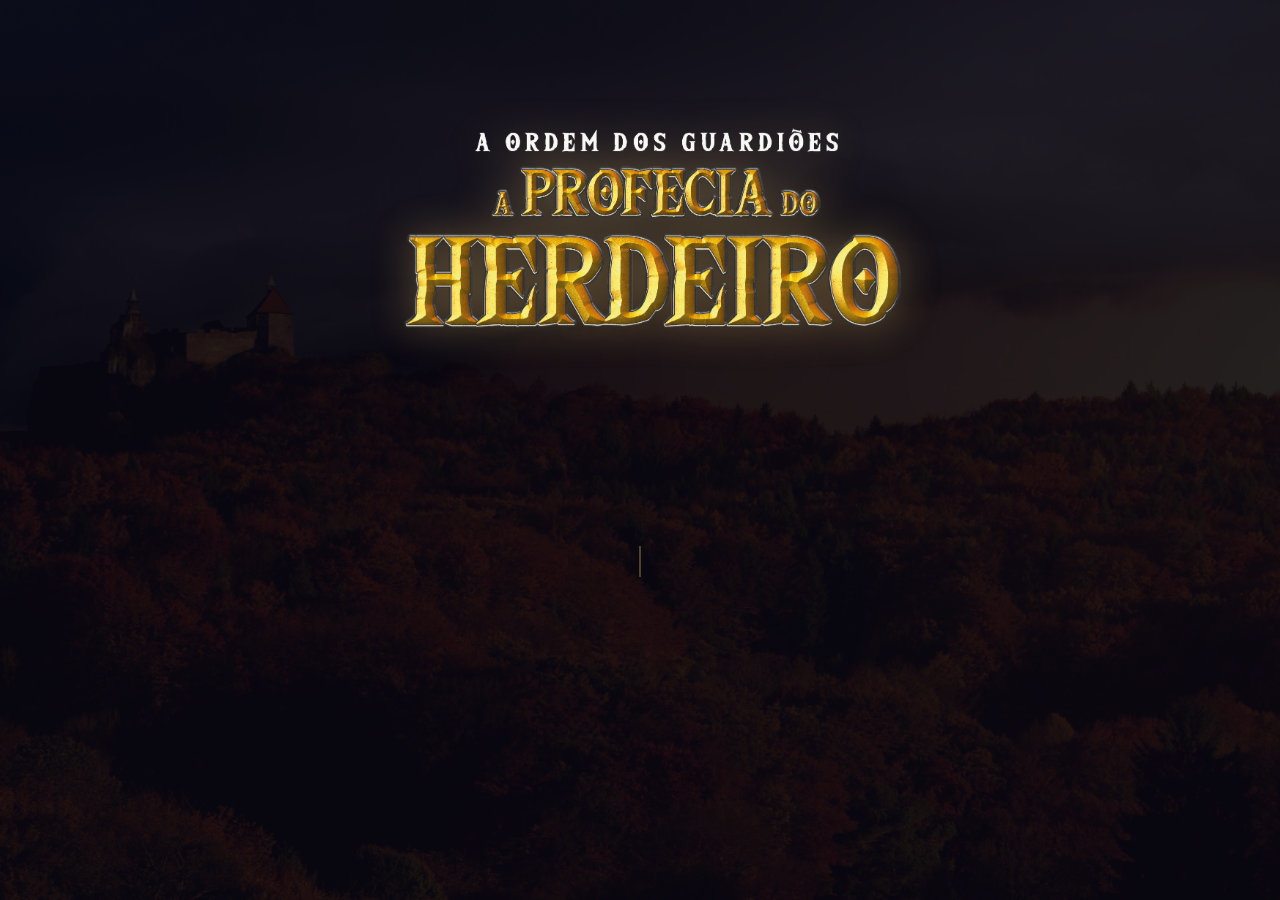
<file: index.html>
<!doctype html>
<html lang="pt-BR">
  <head>
    <meta charset="UTF-8" />
    <meta name="viewport" content="width=device-width, initial-scale=1.0" />
    <title>A Profecia do Herdeiro</title>
    <link rel="stylesheet" href="style.css" />
    <link rel="stylesheet" href="typewriter.css" />
    <link rel="preconnect" href="https://fonts.googleapis.com" />
    <link rel="preconnect" href="https://fonts.gstatic.com" crossorigin />
    <link rel="icon" href="/assets/icons/prophecy.png" />
    <link
      href="https://fonts.googleapis.com/css2?family=Cinzel:wght@400;500;600;700&family=Merienda:wght@400;500;600;700&display=swap"
      rel="stylesheet"
    />
    <script src="https://cdnjs.cloudflare.com/ajax/libs/gsap/3.12.2/gsap.min.js"></script>
  </head>

  <body>
    <div class="background-image"></div>
    <div class="overlay"></div>
    <main class="portal-home">
      <div class="logo-container">
        <img
          src="assets/images/logo-herdeiro.png"
          alt="A Ordem dos Guardiões - A Profecia do Herdeiro"
          class="main-logo"
        />
      </div>

      <div class="quote-section">
        <blockquote class="quote-text">
          <div class="quote-container">
            <div class="typewriter-container">
              <p class="typewriter-line" id="quote-display"></p>
            </div>
          </div>
        </blockquote>
      </div>

      <div class="cta-section">
        <a href="pages/book/book.html" class="portal-cta" id="enter-portal">
          <span class="cta-label">Cruze o limiar</span>
          <img src="assets/icons/cta-arrow.png" alt="Book" class="cta-arrow" />
        </a>

        <nav class="portal-nav">
          <a
            href="pages/explorar/explorar.html"
            class="nav-item"
            data-target="explorar"
          >
            <img
              src="assets/icons/explore.png"
              alt="Explorar"
              class="nav-icon"
            />
            <span class="nav-label">Explore</span>
          </a>

          <a
            href="pages/arquivo/archive.html"
            class="nav-item"
            data-target="arquivo"
          >
            <img
              src="assets/icons/archive.png"
              alt="Arquivo"
              class="nav-icon"
            />
            <span class="nav-label">Arquivo</span>
          </a>

          <a
            href="pages/prophecies/oracle.html"
            class="nav-item"
            data-target="profecia"
          >
            <img
              src="assets/icons/prophecy.png"
              alt="Profecia"
              class="nav-icon"
            />
            <span class="nav-label">Profecias</span>
          </a>

          <a
            href="/pages/initiation/initiation.html"
            class="nav-item"
            data-target="timeline"
          >
            <img
              src="assets/icons/potion.png"
              alt="Iniciação"
              class="nav-icon"
            />
            <span class="nav-label">Iniciação</span>
          </a>
        </nav>
      </div>
    </main>
    <script src="typewriter.js"></script>
    <script src="main.js"></script>
  </body>
</html>
</file>
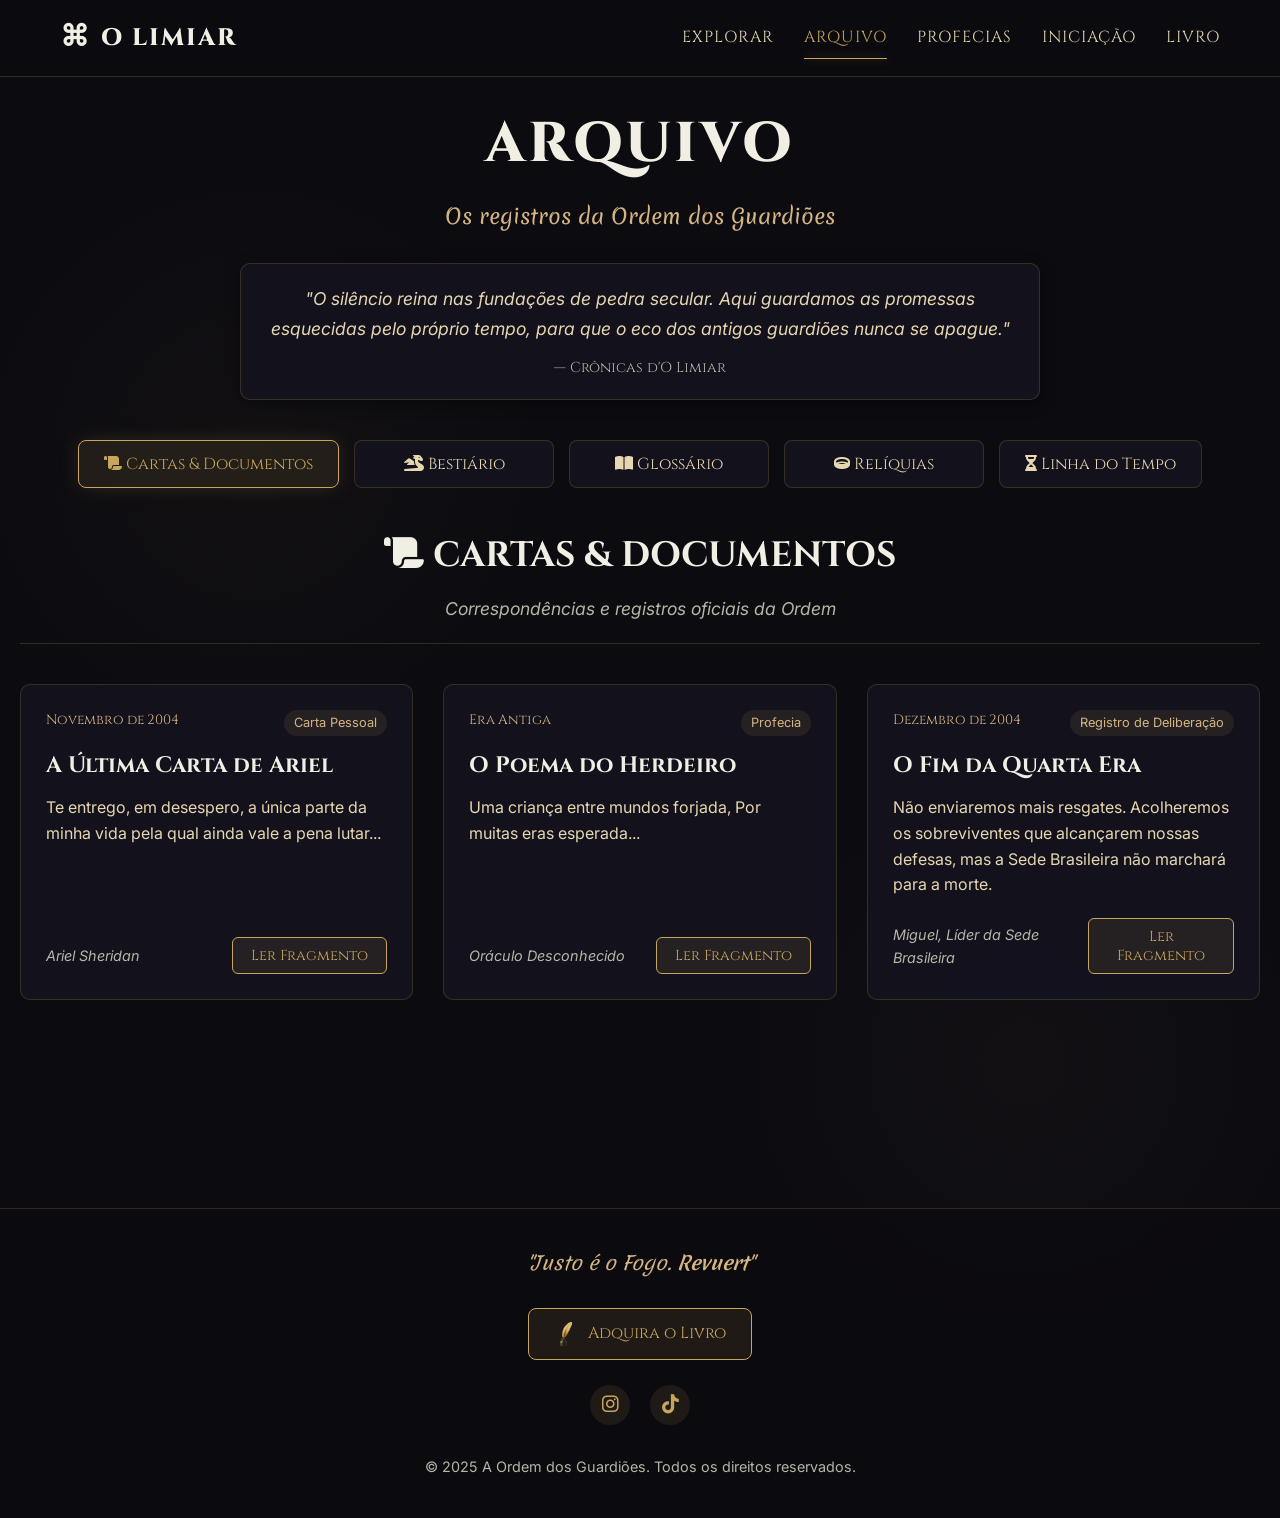
<file: pages/arquivo/archive.html>
<!doctype html>
<html lang="pt-BR">
  <head>
    <meta charset="UTF-8" />
    <meta name="viewport" content="width=device-width, initial-scale=1.0" />
    <title>O Limiar</title>
    <link rel="stylesheet" href="archive.css" />
    <link rel="preconnect" href="https://fonts.googleapis.com" />
    <link rel="preconnect" href="https://fonts.gstatic.com" crossorigin />
    <link rel="icon" href="/assets/icons/prophecy.png" />
    <link
      href="https://fonts.googleapis.com/css2?family=Cinzel:wght@400;600;800&family=Merienda:wght@400;700&family=Inter:wght@300;400;500&family=Crimson+Text:wght@400;600;700&display=swap"
      rel="stylesheet"
    />
    <link
      rel="stylesheet"
      href="https://cdnjs.cloudflare.com/ajax/libs/font-awesome/6.4.0/css/all.min.css"
    />
  </head>

  <body>
    <nav class="global-nav">
      <div class="nav-container">
        <a href="/index.html" class="nav-brand">
          <span class="brand-symbol">⌘</span>
          <span class="brand-text">O LIMIAR</span>
        </a>

        <button class="menu-toggle" id="menuToggle">
          <i class="fas fa-bars"></i>
        </button>

        <div class="nav-menu" id="navMenu">
          <a href="/pages/explorar/explorar.html" class="nav-link">Explorar</a>
          <a href="archive.html" class="nav-link active">Arquivo</a>
          <a href="/pages/prophecies/oracle.html" class="nav-link">Profecias</a>
          <a href="/pages/initiation/initiation.html" class="nav-link"
            >Iniciação</a
          >
          <a href="/pages/book/book.html" class="nav-link">Livro</a>
        </div>
      </div>
    </nav>

    <main class="archive-container">
      <header class="archive-header">
        <div class="header-content">
          <h1 class="page-title">ARQUIVO</h1>
          <p class="page-subtitle">Os registros da Ordem dos Guardiões</p>
          <div class="header-quote">
            <p>
              "O silêncio reina nas fundações de pedra secular. Aqui guardamos
              as promessas esquecidas pelo próprio tempo, para que o eco dos
              antigos guardiões nunca se apague."
            </p>
            <span class="quote-author">— Crônicas d'O Limiar</span>
          </div>
        </div>

        <nav class="archive-nav" id="archiveNavigation"></nav>
      </header>

      <div class="archive-content">
        <div id="archiveSections"></div>
      </div>
    </main>

    <div class="modal-overlay" id="modalOverlay">
      <div class="modal-container">
        <button class="modal-close" id="modalClose">
          <i class="fas fa-times"></i>
        </button>
        <div class="modal-content" id="modalContent"></div>
      </div>
    </div>

    <footer class="global-footer">
      <div class="footer-content">
        <div class="footer-quote">
          <p id="footerQuote">"Justo é o Fogo. <b>Revuert</b>"</p>
        </div>

        <div class="footer-actions">
          <a
            href="https://flyve.com.br/840/a-profecia-do-herdeiro"
            class="footer-cta"
            target="_blank"
            rel="noopener"
          >
            <img src="/assets/icons/cta-arrow.png" alt="Ink" id="ink-icon" />
            <span>Adquira o Livro</span>
          </a>

          <div class="footer-social">
            <a
              href="https://instagram.com/leonanfreitas1"
              class="social-link"
              target="_blank"
              rel="noopener"
            >
              <i class="fab fa-instagram"></i>
            </a>
            <a
              href="https://www.tiktok.com/@leonanfreitas54"
              class="social-link"
              target="_blank"
              rel="noopener"
            >
              <i class="fab fa-tiktok"></i>
            </a>
          </div>
        </div>

        <div class="footer-copyright">
          <p>© 2025 A Ordem dos Guardiões. Todos os direitos reservados.</p>
        </div>
      </div>
    </footer>

    <script src="archive-data.js"></script>
    <script src="archive.js"></script>
  </body>
</html>
</file>
<file: style.css>
:root {
    --bg-dark: #0B0A0F;
    --bg-overlay: rgba(10, 8, 18, 0.85);
    --gold-primary: #C8A55D;
    --gold-secondary: #E6D7B1;
    --gold-glow: rgba(200, 165, 93, 0.3);
    --text-light: #F1EEE4;
    --text-muted: #B8B4A6;
    --border-subtle: rgba(200, 165, 93, 0.2);

    --transition-smooth: 0.6s cubic-bezier(0.33, 1, 0.68, 1);
    --transition-quick: 0.3s ease;
}

* {
    margin: 0;
    padding: 0;
    box-sizing: border-box;
}

a {
    text-decoration: none;
    color: inherit;
}

html,
body {
    height: 100%;
    overflow: hidden;
}

body {
    font-family: 'Cinzel', serif;
    color: var(--text-light);
    position: relative;
    min-height: 100vh;
}

.background-image {
    position: fixed;
    top: 0;
    left: 0;
    width: 100%;
    height: 100%;
    background-image: url('assets/images/background-home.jpg');
    background-size: cover;
    background-position: center;
    background-repeat: no-repeat;
    z-index: 1;
    filter: brightness(0.7) contrast(1.1);
}

.overlay {
    position: fixed;
    top: 0;
    left: 0;
    width: 100%;
    height: 100%;
    background: var(--bg-overlay);
    z-index: 2;
}

.portal-home {
    position: relative;
    z-index: 3;
    height: 100svh;
    display: flex;
    flex-direction: column;
    justify-content: center;
    align-items: center;
    padding: 2rem;
}

.logo-container {
    margin-bottom: 4rem;
    opacity: 0;
    transform: translateY(20px);
}

.main-logo {
    max-width: 90vw;
    width: 600px;
    height: auto;
    filter: drop-shadow(0 0 20px rgba(200, 165, 93, 0.4));
}

.quote-section {
    max-width: 800px;
    padding-bottom: 4rem;
    text-align: center;
    opacity: 0;
}

.quote-text {
    min-height: 100px;
    display: flex;
    align-items: center;
    justify-content: center;
    padding: 0 2rem;
    position: relative;
}

.quote-container {
    display: inline-block;
    text-align: center;
}

.cta-section {
    display: flex;
    flex-direction: column;
    align-items: center;
    gap: 3rem;
    opacity: 0;
}

.portal-cta {
    display: flex;
    align-items: center;
    gap: 1rem;
    padding: 0.5rem 3rem;
    background: transparent;
    border: 1px solid var(--border-subtle);
    color: var(--gold-primary);
    font-family: 'Cinzel', serif;
    font-size: 1.1rem;
    font-weight: 500;
    letter-spacing: 0.15em;
    text-transform: uppercase;
    cursor: pointer;
    position: relative;
    overflow: hidden;
    transition: var(--transition-quick);

    border-top-left-radius: 8px;
    border-top-right-radius: 16px;
    border-bottom-left-radius: 16px;
    border-bottom-right-radius: 8px;

    box-shadow:
        0 4px 20px rgba(0, 0, 0, 0.3),
        0 0 0 1px rgba(200, 165, 93, 0.1) inset,
        0 0 30px rgba(200, 165, 93, 0.1) inset;
}

.portal-cta:hover {
    border-color: var(--gold-primary);
    box-shadow:
        0 6px 25px rgba(200, 165, 93, 0.25),
        0 0 0 1px rgba(200, 165, 93, 0.2) inset,
        0 0 40px rgba(200, 165, 93, 0.15) inset;
    transform: translateY(-2px);
}

.portal-cta::before {
    content: '';
    position: absolute;
    top: 0;
    left: -100%;
    width: 100%;
    height: 100%;
    background: linear-gradient(90deg, transparent, rgba(200, 165, 93, 0.1), transparent);
    transition: var(--transition-smooth);
}

.portal-cta:hover::before {
    left: 100%;
}

.cta-label {
    position: relative;
    z-index: 1;
}

.cta-arrow {
    width: 48px;
    height: 48px;
    transition: transform var(--transition-quick);
}

.portal-cta:hover .cta-arrow {
    transform: translateX(4px);
}

.portal-nav {
    display: flex;
    gap: 2.5rem;
}

.nav-item {
    display: flex;
    flex-direction: column;
    align-items: center;
    gap: 0.5rem;
    text-decoration: none;
    opacity: 0.7;
    transition: var(--transition-quick);
    position: relative;
}

.nav-item:hover {
    opacity: 1;
    transform: translateY(-3px);
}

.nav-item::after {
    content: '';
    position: absolute;
    bottom: -8px;
    left: 50%;
    transform: translateX(-50%);
    width: 0;
    height: 1px;
    background: var(--gold-primary);
    transition: width var(--transition-quick);
}

.nav-item:hover::after {
    width: 100%;
}

.nav-icon {
    width: 48px;
    height: 48px;
    filter: brightness(0) invert(0.8) sepia(1) saturate(5) hue-rotate(0deg);
    transition: var(--transition-quick);
}

.nav-item:hover .nav-icon {
    filter: brightness(1) sepia(0.4) saturate(1.5) hue-rotate(0deg);
}

.nav-label {
    font-size: 0.8rem;
    letter-spacing: 0.1em;
    color: var(--text-muted);
    transition: var(--transition-quick);
}

.nav-item:hover .nav-label {
    color: var(--gold-secondary);
}

@media (max-width: 768px) {
    .portal-home {
        padding: 1.5rem;
        justify-content: space-evenly;
    }

    .logo-container {
        margin-bottom: 2rem;
    }

    .main-logo {
        width: 90vw;
        max-width: 400px;
    }

    .quote-text {
        min-height: 90px;
        padding: 0 1.5rem;
    }

    .portal-nav {
        gap: 1.5rem;
    }

    .nav-label {
        font-size: 0.7rem;
    }

    .portal-cta {
        padding: 1rem 2.2rem;
        font-size: 1rem;
    }
}
</file>
<file: typewriter.css>
.typewriter-container {
    position: relative;
    display: inline-block;
    max-width: 800px;
    margin: 0 auto;
    text-align: center;
}

.typewriter-line {
    font-family: 'Merienda', cursive;
    font-size: 1.6rem;
    line-height: 1.5;
    font-weight: 500;
    color: var(--gold-secondary);
    font-style: italic;
    text-align: center;
    letter-spacing: 0.03em;
    text-transform: none;
    white-space: pre-wrap;
    word-wrap: break-word;
    width: fit-content;
    min-width: 20px;
    margin: 0 auto;
    box-sizing: border-box;
}

.typewriter-line::after {
    content: '';
    display: inline-block;
    width: 2px;
    height: 1.2em;
    background-color: var(--gold-primary);
    animation: blinkCursor 0.75s step-end infinite;
    vertical-align: middle;
    margin-left: 2px;
    position: relative;
    top: 1px;
}

@keyframes blinkCursor {

    0%,
    50% {
        opacity: 1;
    }

    51%,
    100% {
        opacity: 0;
    }
}

.typewriter-line:empty::after {
    margin-left: 0;
}

.typewriter-line {
    position: relative;
    display: inline-block;
}

@media (max-width: 768px) {
    .typewriter-line {
        font-size: 1.3rem;
        line-height: 1.4;
    }

    .typewriter-line::after {
        height: 1.1em;
    }
}
</file>
<file: pages/arquivo/archive.css>
* {
    margin: 0;
    padding: 0;
    box-sizing: border-box;
}

:root {
    --card-bg: rgba(20, 18, 30, 0.95);
    --card-border: rgba(200, 165, 93, 0.2);
    --card-hover: rgba(200, 165, 93, 0.1);
    --text-title: #F1EEE4;
    --text-body: #E6D7B1;
    --text-muted: #B8B4A6;
    --gold-primary: #C8A55D;
    --gold-secondary: #D4B483;
    --shadow-glow: 0 0 20px rgba(200, 165, 93, 0.15);
    --shadow-soft: 0 4px 15px rgba(0, 0, 0, 0.4);
    --transition-quick: 0.3s ease;
    --transition-slow: 0.6s ease;
    --bg-primary: #0c0b10;
    --bg-secondary: #14121e;
}

body {
    font-family: 'Inter', sans-serif;
    background-color: var(--bg-primary);
    color: var(--text-body);
    line-height: 1.6;
    min-height: 100vh;
    background-image:
        radial-gradient(circle at 20% 30%, rgba(200, 165, 93, 0.03) 0%, transparent 20%),
        radial-gradient(circle at 80% 70%, rgba(212, 180, 131, 0.03) 0%, transparent 20%);
    overflow-x: hidden;
}

/* Navegação global */
.global-nav {
    position: fixed;
    top: 0;
    width: 100%;
    z-index: 100;
    padding: 15px 0;
    background: rgba(12, 11, 16, 0.85);
    backdrop-filter: blur(10px);
    border-bottom: 1px solid var(--card-border);
}

.nav-container {
    max-width: 1200px;
    margin: 0 auto;
    padding: 0 20px;
    display: flex;
    justify-content: space-between;
    align-items: center;
}

.nav-brand {
    display: flex;
    align-items: center;
    text-decoration: none;
    color: var(--text-title);
    font-family: 'Cinzel', serif;
    font-weight: 800;
    font-size: 1.5rem;
    letter-spacing: 2px;
    transition: var(--transition-quick);
}

.nav-brand:hover {
    color: var(--gold-primary);
}

.brand-symbol {
    margin-right: 10px;
    font-size: 1.8rem;
}

/* Menu hamburger para mobile */
.menu-toggle {
    display: none;
    background: none;
    border: none;
    color: var(--gold-primary);
    font-size: 1.5rem;
    cursor: pointer;
    width: 40px;
    height: 40px;
    border-radius: 50%;
    align-items: center;
    justify-content: center;
    transition: var(--transition-quick);
}

.menu-toggle:hover {
    background: rgba(200, 165, 93, 0.1);
}

.nav-menu {
    display: flex;
    gap: 30px;
    align-items: center;
}

.nav-link {
    font-family: 'Cinzel', serif;
    font-size: 1rem;
    color: var(--text-body);
    text-decoration: none;
    padding: 8px 0;
    position: relative;
    transition: var(--transition-quick);
    text-transform: uppercase;
    letter-spacing: 1px;
}

.nav-link:hover {
    color: var(--gold-primary);
}

.nav-link.active {
    color: var(--gold-primary);
}

.nav-link.active::after {
    content: '';
    position: absolute;
    bottom: 0;
    left: 0;
    width: 100%;
    height: 1px;
    background: var(--gold-primary);
    box-shadow: 0 0 10px rgba(200, 165, 93, 0.5);
}

/* Responsividade da navegação */
@media (max-width: 992px) {
    .menu-toggle {
        display: flex;
    }

    .nav-menu {
        position: fixed;
        top: 70px;
        left: 0;
        right: 0;
        background: rgba(12, 11, 16, 0.98);
        backdrop-filter: blur(10px);
        flex-direction: column;
        padding: 20px;
        gap: 15px;
        border-bottom: 1px solid var(--card-border);
        display: none;
        z-index: 1000;
    }

    .nav-menu.active {
        display: flex;
        animation: fadeIn 0.3s ease;
    }

    .nav-link {
        width: 100%;
        text-align: center;
        padding: 12px;
        border-radius: 6px;
    }

    .nav-link:hover {
        background: rgba(200, 165, 93, 0.05);
    }
}

/* Container principal */
.archive-container {
    max-width: 1400px;
    margin: 100px auto 50px;
    padding: 0 20px;
}

/* Cabeçalho */
.archive-header {
    text-align: center;
    margin-bottom: 40px;
}

.header-content {
    margin-bottom: 40px;
}

.page-title {
    font-family: 'Cinzel', serif;
    font-size: 3.5rem;
    font-weight: 800;
    color: var(--text-title);
    margin-bottom: 10px;
    letter-spacing: 3px;
    text-transform: uppercase;
}

.page-subtitle {
    font-family: 'Merienda', cursive;
    font-size: 1.3rem;
    color: var(--gold-secondary);
    margin-bottom: 25px;
}

.header-quote {
    max-width: 800px;
    margin: 30px auto 0;
    padding: 20px;
    background: var(--card-bg);
    border: 1px solid var(--card-border);
    border-radius: 10px;
    box-shadow: var(--shadow-soft);
}

.header-quote p {
    font-size: 1.1rem;
    line-height: 1.7;
    font-style: italic;
    margin-bottom: 10px;
    color: var(--text-body);
}

.quote-author {
    color: var(--text-muted);
    font-size: 0.9rem;
    font-family: 'Cinzel', serif;
}

/* Navegação do arquivo */
.archive-nav {
    display: flex;
    justify-content: center;
    flex-wrap: wrap;
    gap: 15px;
    margin-top: 30px;
    padding: 0 20px;
}

.archive-nav-btn {
    padding: 12px 25px;
    background: var(--card-bg);
    border: 1px solid var(--card-border);
    border-radius: 8px;
    color: var(--text-body);
    font-family: 'Cinzel', serif;
    font-size: 1rem;
    cursor: pointer;
    transition: var(--transition-quick);
    min-width: 200px;
    text-align: center;
}

.archive-nav-btn:hover {
    background: var(--card-hover);
    border-color: rgba(200, 165, 93, 0.4);
    transform: translateY(-2px);
}

.archive-nav-btn.active {
    background: rgba(200, 165, 93, 0.1);
    border-color: var(--gold-primary);
    color: var(--gold-primary);
    box-shadow: var(--shadow-glow);
}

/* Conteúdo das seções */
.archive-content {
    position: relative;
    min-height: 600px;
}

.archive-section {
    display: none;
    animation: fadeIn 0.8s ease;
}

.archive-section.active {
    display: block;
}

@keyframes fadeIn {
    from {
        opacity: 0;
        transform: translateY(10px);
    }

    to {
        opacity: 1;
        transform: translateY(0);
    }
}

/* Cabeçalho da seção */
.section-header {
    text-align: center;
    margin-bottom: 40px;
    padding-bottom: 20px;
    border-bottom: 1px solid var(--card-border);
}

.section-header h2 {
    font-family: 'Cinzel', serif;
    font-size: 2.2rem;
    color: var(--text-title);
    margin-bottom: 10px;
}

.section-subtitle {
    color: var(--text-muted);
    font-size: 1.1rem;
    font-style: italic;
}

/* Grid de documentos */
.documents-grid {
    display: grid;
    grid-template-columns: repeat(auto-fill, minmax(350px, 1fr));
    gap: 30px;
    margin-bottom: 50px;
}

.document-card {
    background: var(--card-bg);
    border: 1px solid var(--card-border);
    border-radius: 10px;
    padding: 25px;
    transition: var(--transition-quick);
    display: flex;
    flex-direction: column;
    height: 100%;
}

.document-card:hover {
    border-color: var(--gold-primary);
    box-shadow: var(--shadow-glow);
    transform: translateY(-5px);
}

.document-header {
    display: flex;
    justify-content: space-between;
    margin-bottom: 15px;
    font-size: 0.85rem;
}

.document-date {
    color: var(--gold-secondary);
    font-family: 'Cinzel', serif;
}

.document-type {
    background: rgba(200, 165, 93, 0.1);
    color: var(--gold-secondary);
    padding: 3px 10px;
    border-radius: 20px;
    font-size: 0.8rem;
}

.document-title {
    font-family: 'Cinzel', serif;
    font-size: 1.4rem;
    color: var(--text-title);
    margin-bottom: 15px;
    line-height: 1.3;
}

.document-excerpt {
    color: var(--text-body);
    margin-bottom: 20px;
    flex-grow: 1;
    line-height: 1.6;
}

.document-footer {
    display: flex;
    justify-content: space-between;
    align-items: center;
    margin-top: auto;
}

.document-author {
    color: var(--text-muted);
    font-size: 0.9rem;
    font-style: italic;
}

.document-view-btn {
    background: rgba(200, 165, 93, 0.1);
    border: 1px solid var(--gold-primary);
    color: var(--gold-primary);
    padding: 8px 18px;
    border-radius: 6px;
    font-family: 'Cinzel', serif;
    font-size: 0.9rem;
    cursor: pointer;
    transition: var(--transition-quick);
}

.document-view-btn:hover {
    background: rgba(200, 165, 93, 0.2);
    transform: scale(1.05);
}

/* Container do bestiário */
.bestiary-container {
    display: flex;
    flex-direction: column;
    gap: 40px;
}

.creature-category {
    margin-bottom: 30px;
}

.category-title {
    font-family: 'Cinzel', serif;
    font-size: 1.8rem;
    color: var(--gold-primary);
    margin-bottom: 10px;
    border-bottom: 1px solid var(--card-border);
    padding-bottom: 10px;
}

.category-desc {
    color: var(--text-muted);
    margin-bottom: 20px;
    font-style: italic;
}

.creature-card {
    display: grid;
    grid-template-columns: 150px 1fr;
    gap: 25px;
    background: var(--card-bg);
    border: 1px solid var(--card-border);
    border-radius: 10px;
    padding: 25px;
    margin-bottom: 20px;
    transition: var(--transition-quick);
}

.creature-card:hover {
    border-color: var(--gold-primary);
    box-shadow: var(--shadow-glow);
}

.creature-image {
    width: 150px;
    height: 150px;
    border-radius: 8px;
    display: flex;
    align-items: center;
    justify-content: center;
    border: 1px solid var(--card-border);
    background: linear-gradient(135deg, #1a1a2e 0%, #16213e 100%);
    overflow: hidden;
}

/* Imagem para símbolos de criaturas */
.creature-symbol {
    width: 100%;
    height: 100%;
    object-fit: contain;
    padding: 20px;
}

.creature-info h4 {
    font-family: 'Cinzel', serif;
    font-size: 1.6rem;
    color: var(--text-title);
    margin-bottom: 15px;
}

.creature-description {
    color: var(--text-body);
    margin-bottom: 20px;
    line-height: 1.6;
}

.creature-details {
    display: grid;
    grid-template-columns: repeat(auto-fit, minmax(200px, 1fr));
    gap: 15px;
    background: rgba(20, 18, 30, 0.7);
    border: 1px solid rgba(200, 165, 93, 0.1);
    border-radius: 8px;
    padding: 15px;
}

.detail {
    display: flex;
    justify-content: space-between;
    align-items: center;
}

.detail-label {
    color: var(--text-muted);
    font-size: 0.9rem;
}

.detail-value {
    color: var(--gold-secondary);
    font-weight: 500;
    font-family: 'Cinzel', serif;
    font-size: 0.95rem;
}

.danger-level {
    display: flex;
    gap: 5px;
}

.danger-dot {
    width: 10px;
    height: 10px;
    border-radius: 50%;
    background: rgba(255, 255, 255, 0.1);
}

.danger-dot.active {
    background: var(--gold-primary);
}

/* Glossário */
.glossary-container {
    display: grid;
    grid-template-columns: repeat(auto-fill, minmax(300px, 1fr));
    gap: 25px;
}

.glossary-term {
    background: var(--card-bg);
    border: 1px solid var(--card-border);
    border-radius: 10px;
    padding: 25px;
    transition: var(--transition-quick);
}

.glossary-term:hover {
    border-color: var(--gold-primary);
    box-shadow: var(--shadow-glow);
    transform: translateY(-3px);
}

.term-header {
    display: flex;
    align-items: center;
    gap: 15px;
    margin-bottom: 15px;
}

/* Imagem para símbolos do glossário */
.term-symbol {
    width: 50px;
    height: 50px;
    min-width: 50px;
    min-height: 50px;
    background: rgba(200, 165, 93, 0.1);
    border-radius: 50%;
    display: flex;
    align-items: center;
    justify-content: center;
    overflow: hidden;
}

.term-symbol-img {
    width: 60%;
    height: 60%;
    object-fit: contain;
}

.term-name {
    font-family: 'Cinzel', serif;
    font-size: 1.4rem;
    color: var(--text-title);
}

.term-origin {
    color: var(--gold-secondary);
    font-size: 0.9rem;
    font-style: italic;
    margin-bottom: 15px;
}

.term-definition {
    color: var(--text-body);
    line-height: 1.6;
    margin-bottom: 15px;
}

.term-usage {
    background: rgba(20, 18, 30, 0.7);
    border-left: 3px solid var(--gold-primary);
    padding: 12px 15px;
    font-style: italic;
    color: var(--text-muted);
    margin-top: 15px;
    font-size: 0.9rem;
}

/* Relíquias */
.relics-grid {
    display: grid;
    grid-template-columns: repeat(auto-fill, minmax(350px, 1fr));
    gap: 30px;
}

.relic-card {
    background: var(--card-bg);
    border: 1px solid var(--card-border);
    border-radius: 10px;
    overflow: hidden;
    transition: var(--transition-quick);
}

.relic-card:hover {
    border-color: var(--gold-primary);
    box-shadow: var(--shadow-glow);
    transform: translateY(-5px);
}

.relic-image {
    height: 200px;
    background: linear-gradient(135deg, #1a1a2e 0%, #16213e 100%);
    display: flex;
    align-items: center;
    justify-content: center;
    border-bottom: 1px solid var(--card-border);
}

.relic-icon {
    font-size: 5rem;
    color: var(--gold-primary);
    opacity: 0.8;
}

.relic-info {
    padding: 25px;
}

.relic-name {
    font-family: 'Cinzel', serif;
    font-size: 1.6rem;
    color: var(--text-title);
    margin-bottom: 10px;
}

.relic-status {
    display: inline-block;
    background: rgba(200, 165, 93, 0.1);
    color: var(--gold-secondary);
    padding: 4px 12px;
    border-radius: 20px;
    font-size: 0.85rem;
    margin-bottom: 15px;
}

.relic-description {
    color: var(--text-body);
    margin-bottom: 20px;
    line-height: 1.6;
}

.relic-powers {
    margin-top: 20px;
}

.power-item {
    display: flex;
    align-items: center;
    gap: 10px;
    margin-bottom: 10px;
    color: var(--text-body);
}

.power-item i {
    color: var(--gold-primary);
    font-size: 0.9rem;
}

/* Linha do tempo */
.timeline-container {
    position: relative;
    max-width: 1000px;
    margin: 0 auto;
}

.timeline {
    position: relative;
    padding-left: 50px;
}

.timeline::before {
    content: '';
    position: absolute;
    left: 20px;
    top: 0;
    bottom: 0;
    width: 2px;
    background: linear-gradient(to bottom, var(--gold-primary), transparent);
}

.timeline-event {
    position: relative;
    margin-bottom: 40px;
    background: var(--card-bg);
    border: 1px solid var(--card-border);
    border-radius: 10px;
    padding: 25px;
    padding-left: 50px;
    transition: var(--transition-quick);
}

.timeline-event:hover {
    border-color: var(--gold-primary);
    box-shadow: var(--shadow-glow);
}

.timeline-event::before {
    content: '';
    position: absolute;
    left: -30px;
    top: 30px;
    width: 12px;
    height: 12px;
    border-radius: 50%;
    background: var(--gold-primary);
    border: 3px solid var(--bg-primary);
}

.event-date {
    font-family: 'Cinzel', serif;
    font-size: 1.1rem;
    color: var(--gold-primary);
    margin-bottom: 10px;
}

.event-title {
    font-family: 'Cinzel', serif;
    font-size: 1.4rem;
    color: var(--text-title);
    margin-bottom: 15px;
}

.event-description {
    color: var(--text-body);
    line-height: 1.6;
    margin-bottom: 15px;
}

.event-tags {
    display: flex;
    flex-wrap: wrap;
    gap: 10px;
}

.event-tag {
    background: rgba(200, 165, 93, 0.1);
    color: var(--gold-secondary);
    padding: 4px 12px;
    border-radius: 20px;
    font-size: 0.85rem;
}

/* Modal */
.modal-overlay {
    position: fixed;
    top: 0;
    left: 0;
    right: 0;
    bottom: 0;
    background: rgba(12, 11, 16, 0.9);
    backdrop-filter: blur(5px);
    display: none;
    align-items: center;
    justify-content: center;
    z-index: 1000;
    padding: 20px;
}

.modal-overlay.active {
    display: flex;
    animation: fadeIn 0.3s ease;
}

.modal-container {
    background: var(--card-bg);
    border: 1px solid var(--gold-primary);
    border-radius: 10px;
    max-width: 800px;
    width: 100%;
    max-height: 90vh;
    overflow-y: auto;
    position: relative;
    box-shadow: var(--shadow-glow);
}

.modal-close {
    position: absolute;
    top: 15px;
    right: 15px;
    background: rgba(20, 18, 30, 0.8);
    border: 1px solid var(--card-border);
    color: var(--gold-primary);
    width: 40px;
    height: 40px;
    border-radius: 50%;
    display: flex;
    align-items: center;
    justify-content: center;
    cursor: pointer;
    font-size: 1.2rem;
    transition: var(--transition-quick);
    z-index: 10;
}

.modal-close:hover {
    background: rgba(200, 165, 93, 0.1);
    transform: rotate(90deg);
}

.modal-content {
    padding: 40px;
}

.modal-header {
    margin-bottom: 30px;
    padding-bottom: 20px;
    border-bottom: 1px solid var(--card-border);
}

.modal-title {
    font-family: 'Cinzel', serif;
    font-size: 2rem;
    color: var(--text-title);
    margin-bottom: 10px;
}

.modal-subtitle {
    color: var(--gold-secondary);
    font-size: 1.1rem;
    display: flex;
    gap: 20px;
}

.modal-body {
    font-family: 'Crimson Text', serif;
    font-size: 1.1rem;
    line-height: 1.8;
    color: var(--text-body);
}

.modal-body p {
    margin-bottom: 20px;
}

.modal-signature {
    margin-top: 30px;
    padding-top: 20px;
    border-top: 1px solid var(--card-border);
    font-style: italic;
    color: var(--text-muted);
    text-align: right;
}

.global-footer {
    margin-top: 80px;
    padding: 40px 20px;
    text-align: center;
    background: rgba(12, 11, 16, 0.8);
    border-top: 1px solid var(--card-border);
}

.footer-content {
    max-width: 800px;
    margin: 0 auto;
}

.footer-quote p {
    font-family: 'Merienda', cursive;
    font-size: 1.2rem;
    color: var(--gold-secondary);
    margin-bottom: 30px;
    font-style: italic;
    line-height: 1.5;
}

.footer-actions {
    display: flex;
    flex-direction: column;
    align-items: center;
    gap: 25px;
    margin-bottom: 30px;
}

.footer-cta {
    display: inline-flex;
    align-items: center;
    gap: 10px;
    background: rgba(200, 165, 93, 0.1);
    border: 1px solid var(--gold-primary);
    color: var(--gold-primary);
    padding: 12px 25px;
    border-radius: 8px;
    font-family: 'Cinzel', serif;
    font-size: 1rem;
    text-decoration: none;
    transition: var(--transition-quick);
}

#ink-icon {
    width: 24px;
    height: 24px;
}

.footer-cta:hover {
    background: rgba(200, 165, 93, 0.2);
    transform: translateY(-2px);
    box-shadow: var(--shadow-glow);
}

.footer-social {
    display: flex;
    gap: 20px;
}

.social-link {
    display: inline-flex;
    align-items: center;
    justify-content: center;
    width: 40px;
    height: 40px;
    border-radius: 50%;
    background: rgba(200, 165, 93, 0.1);
    color: var(--gold-primary);
    font-size: 1.2rem;
    transition: var(--transition-quick);
    text-decoration: none;
}

.social-link:hover {
    background: rgba(200, 165, 93, 0.2);
    transform: translateY(-2px);
}

.footer-copyright p {
    color: var(--text-muted);
    font-size: 0.9rem;
    margin-top: 20px;
}

/* Responsividade */
@media (max-width: 992px) {
    .page-title {
        font-size: 2.8rem;
    }

    .documents-grid,
    .relics-grid {
        grid-template-columns: repeat(auto-fill, minmax(300px, 1fr));
    }

    .creature-card {
        grid-template-columns: 1fr;
    }

    .creature-image {
        width: 100%;
        height: 200px;
    }

    .timeline {
        padding-left: 30px;
    }

    .timeline-event {
        padding-left: 40px;
    }
}

@media (max-width: 768px) {
    .page-title {
        font-size: 2.2rem;
    }

    .section-header h2 {
        font-size: 1.8rem;
    }

    .archive-nav {
        flex-direction: column;
        align-items: center;
    }

    .archive-nav-btn {
        width: 100%;
        max-width: 300px;
    }

    .documents-grid,
    .glossary-container,
    .relics-grid {
        grid-template-columns: 1fr;
    }
}
</file>
